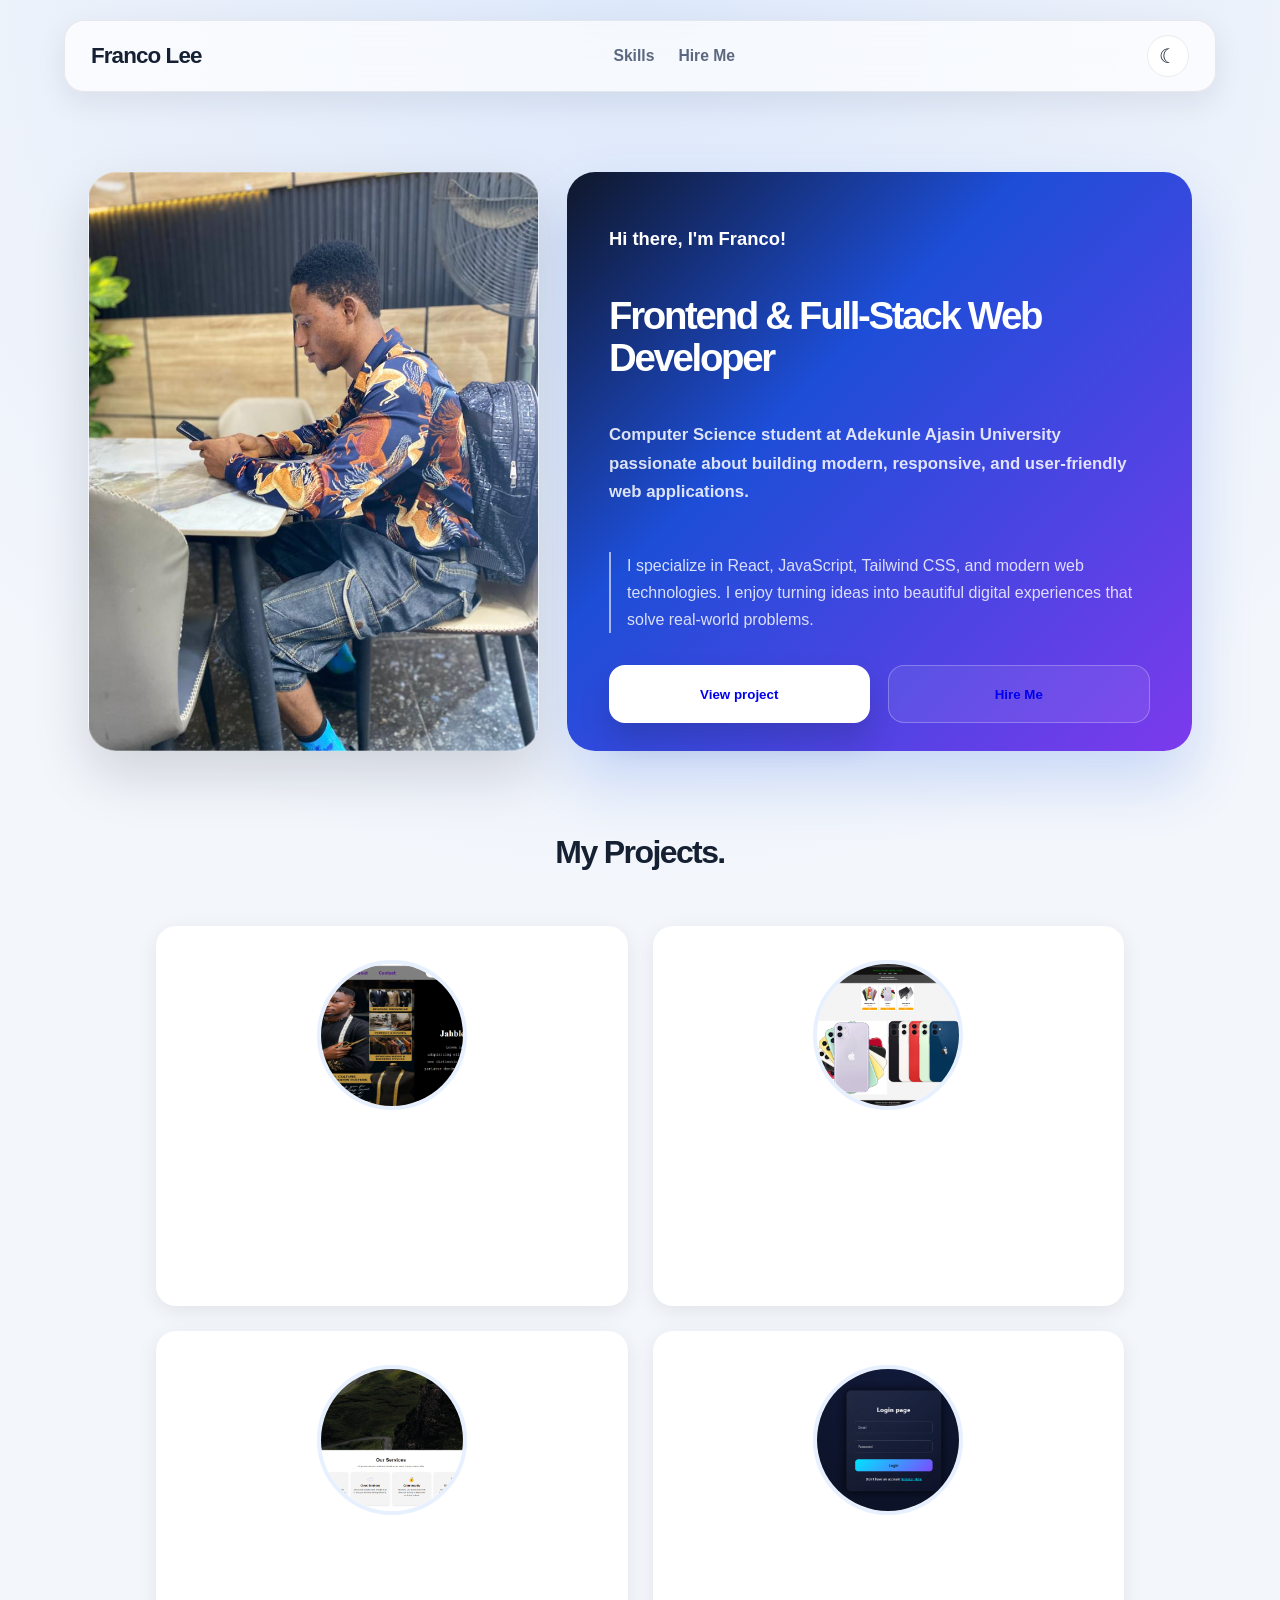
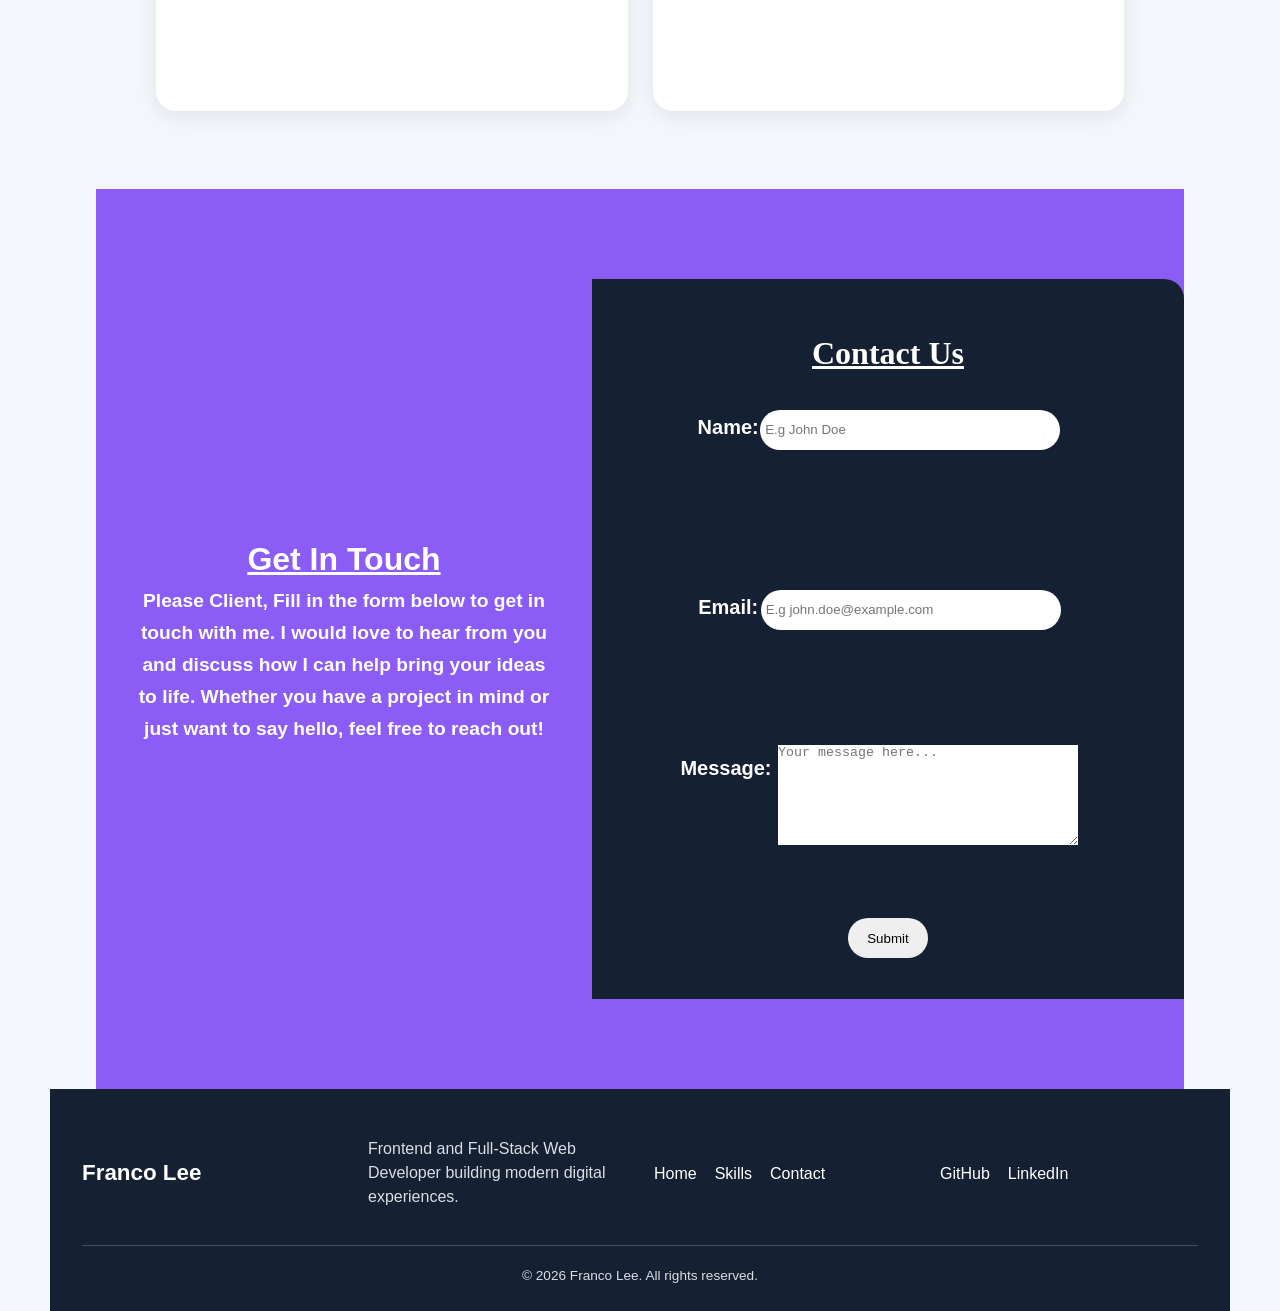
<file: index2.html>
<!doctype html>
<html lang="en">
  <head>
    <meta charset="UTF-8" />
    <meta name="viewport" content="width=device-width, initial-scale=1.0" />
    <title>Franco portfolio</title>
    <link rel="stylesheet" href="./css/style.css" />
  </head>
  <body>
    <header>
      <a href="index.html" class="logo">Franco Lee</a>
      <nav>
        <ul>
          <li><a href="service.html">Skills</a></li>
          <li><a href="contact.html">Hire Me</a></li>
        </ul>
      </nav>
      <button
        class="theme-toggle"
        id="theme-toggle"
        type="button"
        aria-label="Switch to dark theme"
        aria-pressed="false"
      >
        ☾
      </button>
    </header>
    <section>
      <div class="hero reveal">
        <div class="hero-img"></div>
        <div class="hero-box">
          <div class="hero-content">
            <h4>Hi there, I'm Franco!</h4>
            <br />
            <h1>Frontend & Full-Stack Web Developer</h1>
            <br />
            <h3>
              Computer Science student at Adekunle Ajasin University passionate
              about building modern, responsive, and user-friendly web
              applications.
            </h3>
            <br />
            <blockquote>
              I specialize in React, JavaScript, Tailwind CSS, and modern web
              technologies. I enjoy turning ideas into beautiful digital
              experiences that solve real-world problems.
            </blockquote>
          </div>
          <div class="btn">
            <button onclick="location.href = '#projects'" class="btn1">
              <a href="#projects">View project</a>
            </button>
            <button type="submit" class="btn2">
              <a href="contact.html">Hire Me</a>
            </button>
          </div>
        </div>
      </div>
    </section>

    <section id="projects" class="card reveal">
      <h2>My Projects.</h2>
      <div class="card-child">
        <div class="cards"><img src="./assests/img/jab.png" alt="" /></div>
        <div class="cards">
          <img src="./assests/img/project-1.png" alt="" />
        </div>
        <div class="cards">
          <img src="./assests/img/Screenshot 2026-05-06 003840.png" alt="" />
        </div>
        <div class="cards">
          <img src="./assests/img/Screenshot 2026-05-06 004447.png" alt="" />
        </div>
      </div>
    </section>

    <section class="auth reveal">
      <div class="auth-content">
        <div>
          <h1>Get In Touch</h1>
          <p>
           Please Client, Fill in the form below to get in touch with me. I
            would love to hear from you and discuss how I can help bring your
            ideas to life. Whether you have a project in mind or just want to
            say hello, feel free to reach out!
          </p>
        </div>
      </div>
          <form action="" method="POST">
        <h3>Contact Us</h3>
        <div class="wrappar">
          <input type="text" placeholder="E.g John Doe" required />
          <label for="Name">Name:</label>
        </div>
        <div class="wrappar">
          <input type="email" placeholder="E.g john.doe@example.com" required />
          <label for="Email">Email:</label>
        </div>
        <div class="wrappar">
          <textarea
            name="message"
            id="message"
            placeholder="Your message here..."
            required
          ></textarea>
          <label for="textarea" class="message">Message:</label>
        </div>
        <div>
          <button type="submit" onclick="location.href = `/contact.html`">
            Submit
          </button>
        </div>
      </form>
    </section>
    <footer class="site-footer reveal">
      <div class="footer-content">
        <a href="index.html" class="footer-logo">Franco Lee</a>

        <p>
          Frontend and Full-Stack Web Developer building modern digital
          experiences.
        </p>

        <nav class="footer-links" aria-label="Footer navigation">
          <a href="index.html">Home</a>
          <a href="service.html">Skills</a>
          <a href="contact.html">Contact</a>
        </nav>

        <div class="footer-socials">
          <a href="#" aria-label="GitHub">GitHub</a>
          <a href="#" aria-label="LinkedIn">LinkedIn</a>
        </div>
      </div>

      <p class="copyright">&copy; 2026 Franco Lee. All rights reserved.</p>
    </footer>
    <script src="./js/theme-toggle.js" defer></script>
    <script src="./js/scroll-reveal.js" defer></script>
  </body>
</html>
</file>
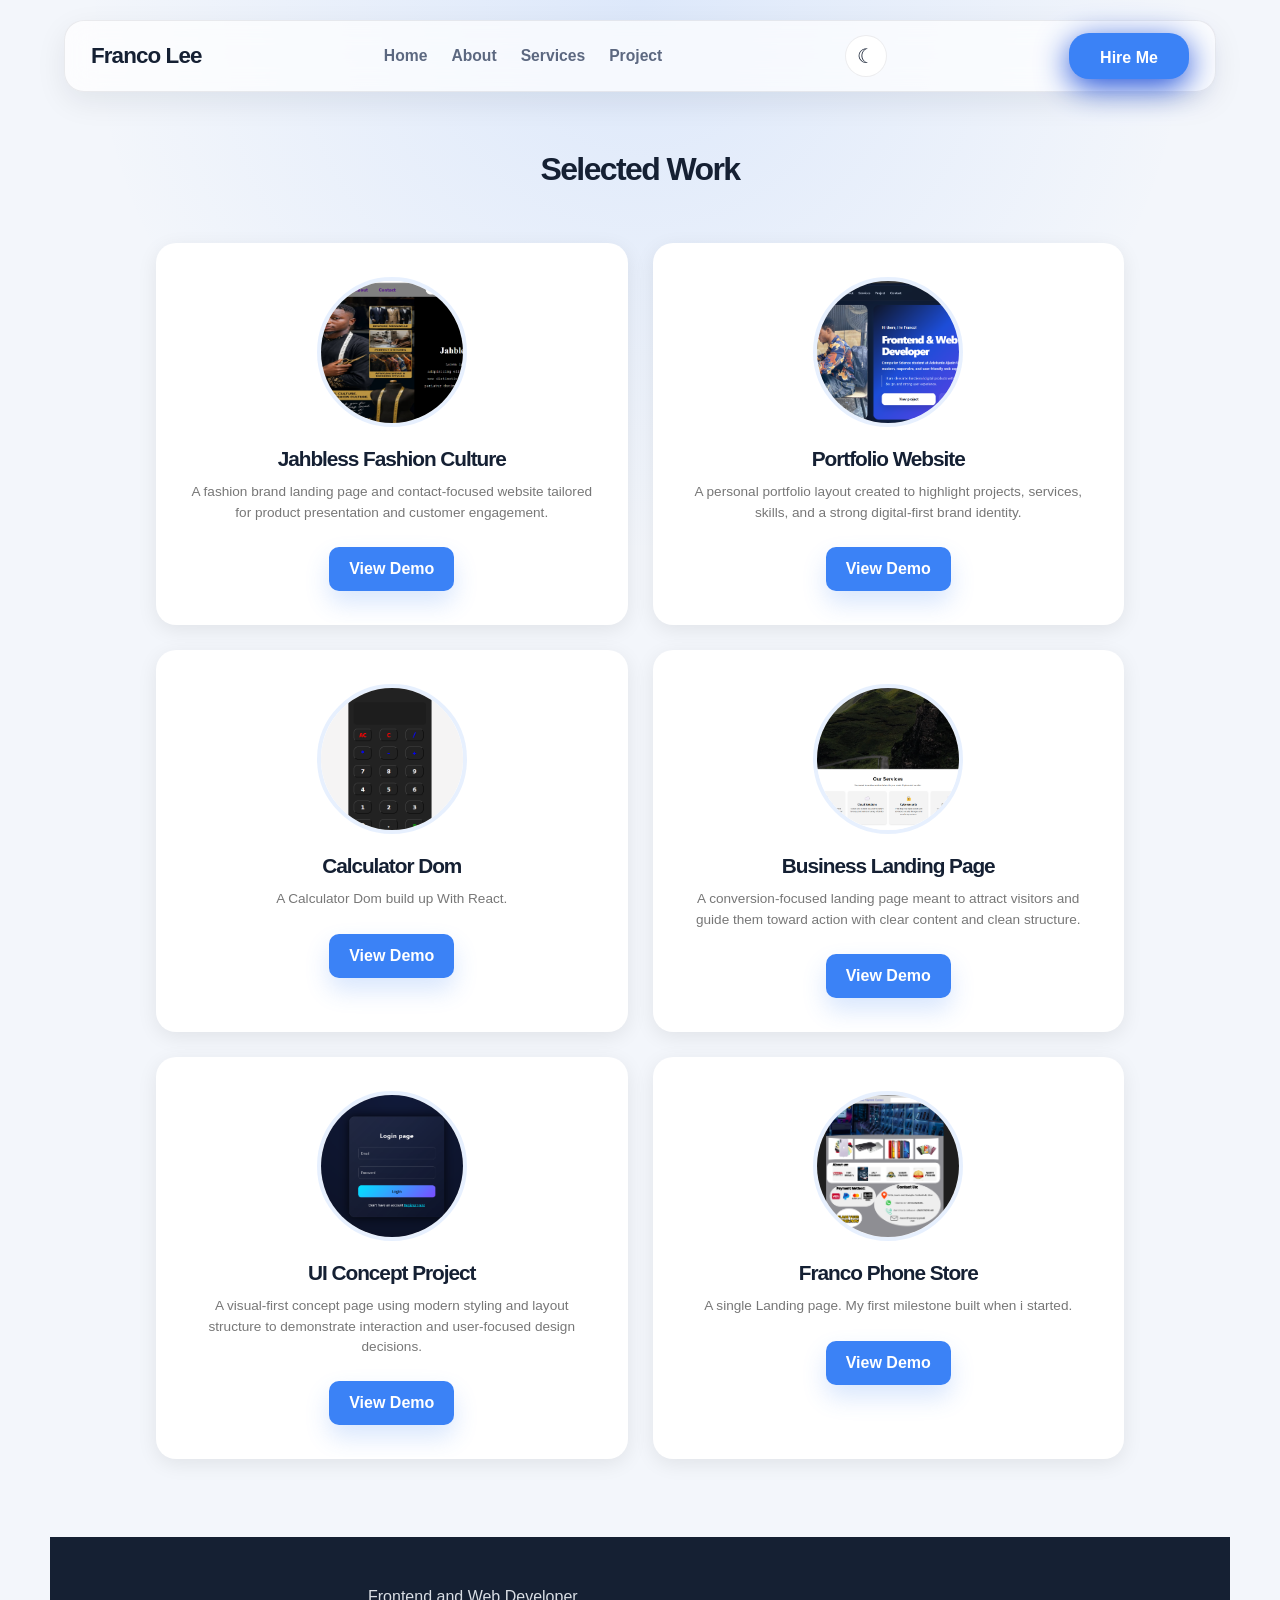
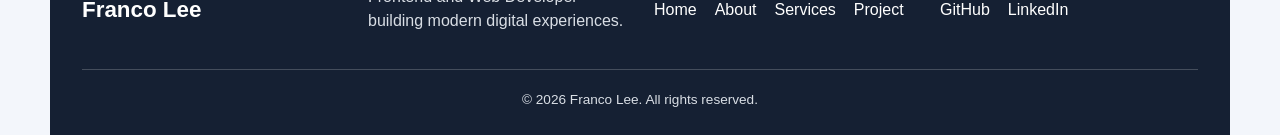
<file: project.html>
<!doctype html>
<html lang="en">
  <head>
    <meta charset="UTF-8" />
    <meta name="viewport" content="width=device-width, initial-scale=1.0" />
    <title>Franco Lee | Projects</title>
    <link rel="stylesheet" href="./css/style.css" />
  </head>

  <body>
    <header>
      <a href="Landing.php" class="logo">Franco Lee</a>
      <nav>
        <ul>
          <li><a href="Landing.php">Home</a></li>
          <li><a href="about.html">About</a></li>
          <li><a href="service.html">Services</a></li>
          <li><a href="project.html">Project</a></li>
        </ul>
      </nav>
      <button
        class="theme-toggle"
        id="theme-toggle"
        type="button"
        aria-label="Switch to dark theme"
        aria-pressed="false"
      >
        ☾
      </button>
      <a href="contact.php" class="btn-1">Hire Me</a>
    </header>

    <section id="projects" class="card reveal">
      <h2>Selected Work</h2>
      <div class="card-child">
        <div class="cards">
          <img
            src="./assests/img/jab.png"
            alt="Jahbless Fashion Culture project"
          />
          <div class="cards-child">
            <h2>Jahbless Fashion Culture</h2>
            <small>
              A fashion brand landing page and contact-focused website tailored
              for product presentation and customer engagement.
            </small>
            <div class="cards-child-2">
              <a
                href="https://github.com/"
                target="_blank"
                rel="noopener noreferrer"
                >View Demo</a
              >
            </div>
          </div>
        </div>

        <div class="cards">
          <img src="./assests/img/portfolio 2.png" alt="Portfolio project" />
          <div class="cards-child">
            <h2>Portfolio Website</h2>
            <small>
              A personal portfolio layout created to highlight projects,
              services, skills, and a strong digital-first brand identity.
            </small>
            <div class="cards-child-2">
              <a
                href="https://github.com/"
                target="_blank"
                rel="noopener noreferrer"
                >View Demo</a
              >
            </div>
          </div>
        </div>
        <div class="cards">
          <img src="./assests/img/Calculator.png" alt="Portfolio project" />
          <div class="cards-child">
            <h2>Calculator Dom</h2>
            <small> A Calculator Dom build up With React. </small>
            <div class="cards-child-2">
              <a
                href="https://github.com/"
                target="_blank"
                rel="noopener noreferrer"
                >View Demo</a
              >
            </div>
          </div>
        </div>

        <div class="cards">
          <img
            src="./assests/img/Screenshot 2026-05-06 003840.png"
            alt="Business website"
          />
          <div class="cards-child">
            <h2>Business Landing Page</h2>
            <small>
              A conversion-focused landing page meant to attract visitors and
              guide them toward action with clear content and clean structure.
            </small>
            <div class="cards-child-2">
              <a
                href="https://github.com/"
                target="_blank"
                rel="noopener noreferrer"
                >View Demo</a
              >
            </div>
          </div>
        </div>

        <div class="cards">
          <img
            src="./assests/img/Screenshot 2026-05-06 004447.png"
            alt="UI concept"
          />
          <div class="cards-child">
            <h2>UI Concept Project</h2>
            <small>
              A visual-first concept page using modern styling and layout
              structure to demonstrate interaction and user-focused design
              decisions.
            </small>
            <div class="cards-child-2">
              <a
                href="https://github.com/"
                target="_blank"
                rel="noopener noreferrer"
                >View Demo</a
              >
            </div>
          </div>
        </div>
        <div class="cards">
          <img src="./assests/img/Figma.png" alt="UI concept" />
          <div class="cards-child">
            <h2>Franco Phone Store</h2>
            <small>
              A single Landing page. My first milestone built when i started.
            </small>
            <div class="cards-child-2">
              <a
                href="https://github.com/"
                target="_blank"
                rel="noopener noreferrer"
                >View Demo</a
              >
            </div>
          </div>
        </div>
      </div>
    </section>

    <footer class="site-footer reveal">
      <div class="footer-content">
        <a href="Landing.php" class="footer-logo">Franco Lee</a>
        <p>Frontend and Web Developer building modern digital experiences.</p>

        <nav class="footer-links" aria-label="Footer navigation">
          <a href="Landing.php">Home</a>
          <a href="about.html">About</a>
          <a href="service.html">Services</a>
          <a href="project.html">Project</a>
        </nav>

        <div class="footer-socials">
          <a
            href="https://github.com/"
            target="_blank"
            rel="noopener noreferrer"
            >GitHub</a
          >
          <a
            href="https://www.linkedin.com/"
            target="_blank"
            rel="noopener noreferrer"
            >LinkedIn</a
          >
        </div>
      </div>

      <p class="copyright">&copy; 2026 Franco Lee. All rights reserved.</p>
    </footer>
    <script src="./js/theme-toggle.js" defer></script>
    <script src="./js/scroll-reveal.js" defer></script>
  </body>
</html>
</file>
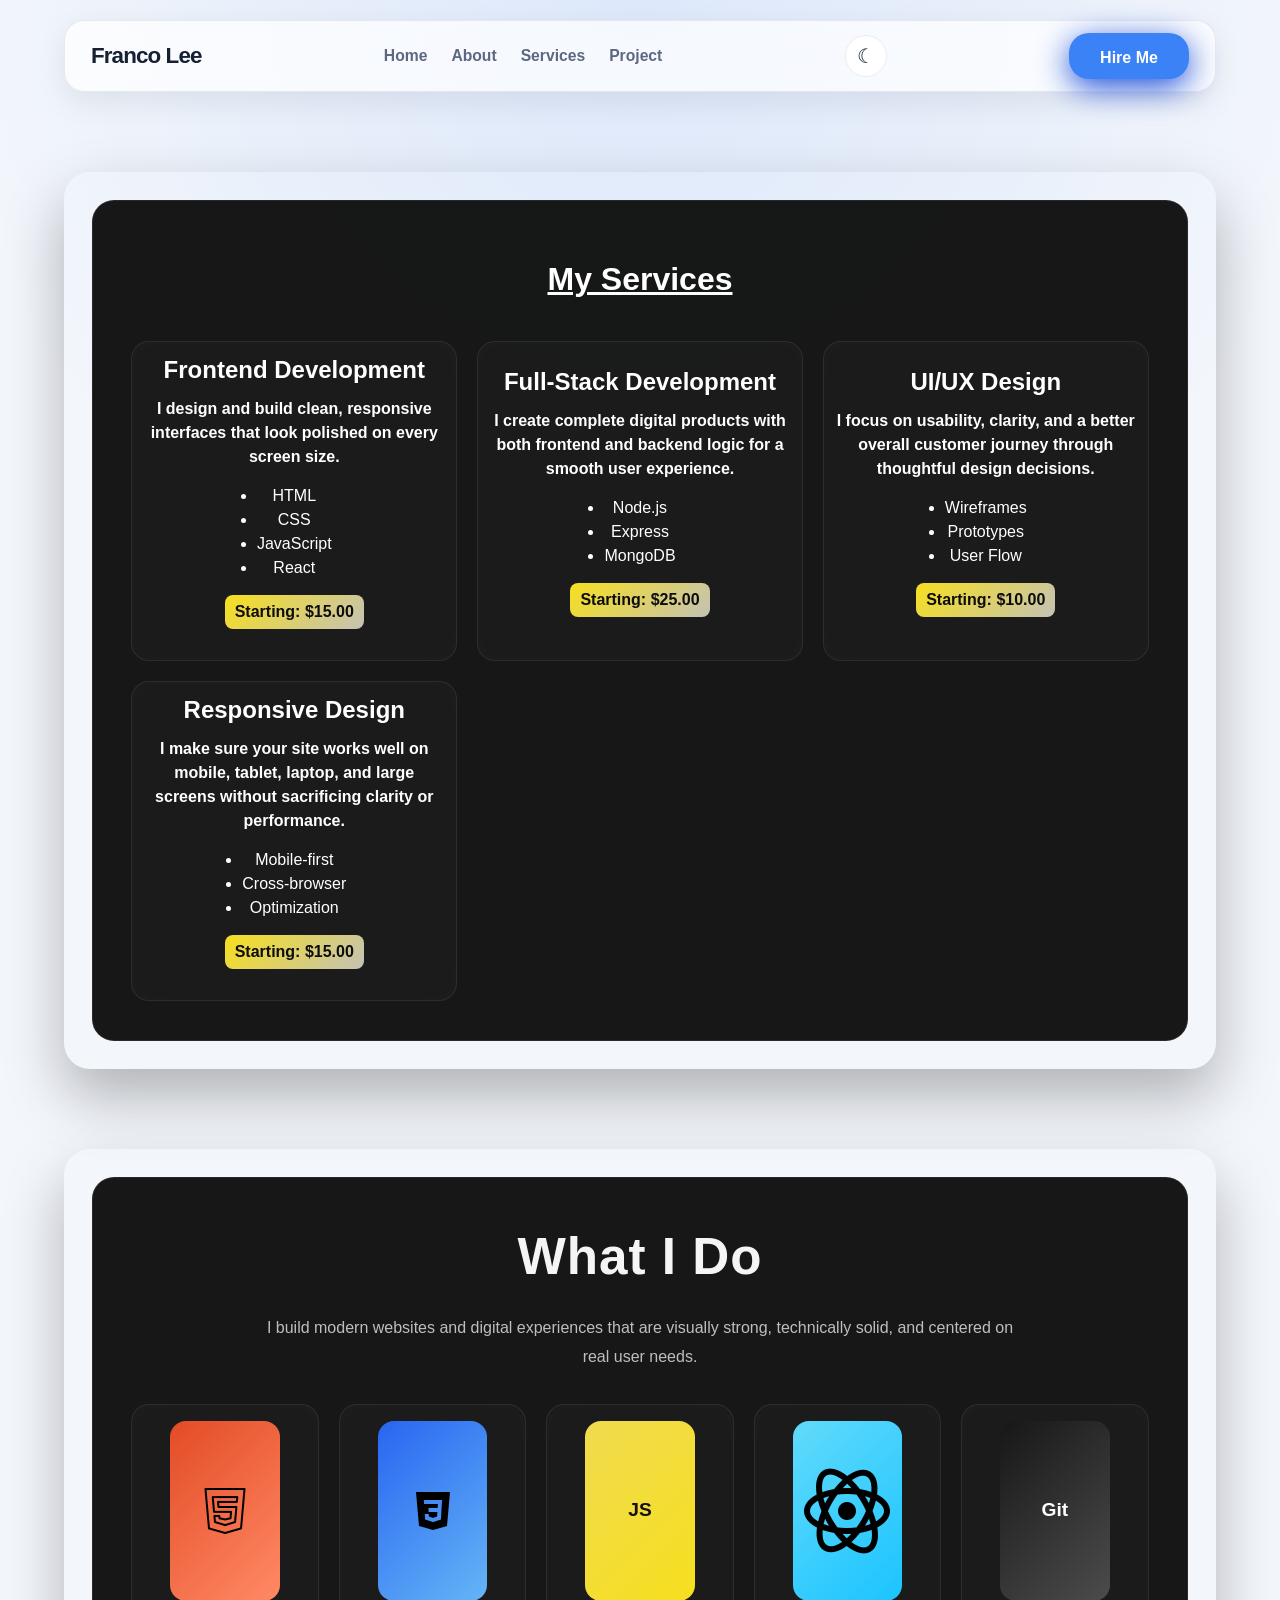
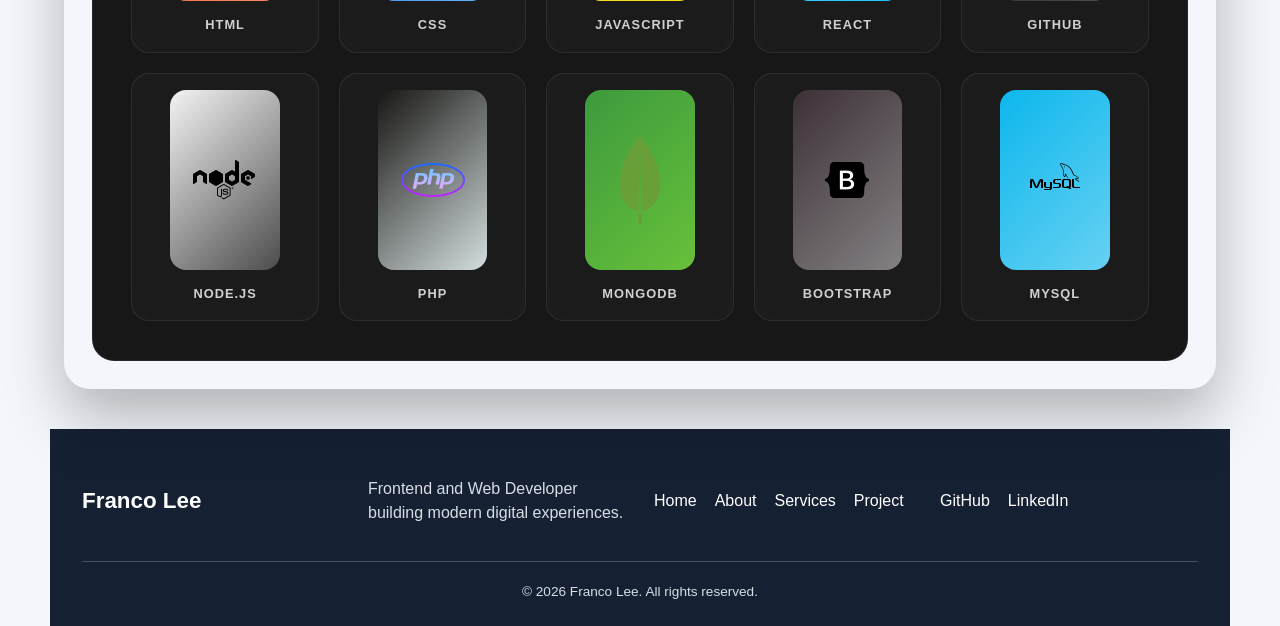
<file: service.html>
<!doctype html>
<html lang="en">
  <head>
    <meta charset="UTF-8" />
    <meta name="viewport" content="width=device-width, initial-scale=1.0" />
    <title>Franco Lee | Services</title>
    <link rel="stylesheet" href="./css/style.css" />
  </head>

  <body>
    <header>
      <a href="Landing.php" class="logo">Franco Lee</a>
      <nav>
        <ul>
          <li><a href="Landing.php">Home</a></li>
          <li><a href="about.html">About</a></li>
          <li><a href="service.html">Services</a></li>
          <li><a href="project.html">Project</a></li>
        </ul>
      </nav>
      <button
        class="theme-toggle"
        id="theme-toggle"
        type="button"
        aria-label="Switch to dark theme"
        aria-pressed="false"
      >
        ☾
      </button>
      <a href="contact.php" class="btn-1">Hire Me</a>
    </header>

    <section class="services reveal">
      <div class="service-container">
        <h2 class="ser">My Services</h2>

        <div class="service">
          <div class="service-card">
            <h3>Frontend Development</h3>
            <p>
              I design and build clean, responsive interfaces that look polished
              on every screen size.
            </p>
            <ul>
              <li>HTML</li>
              <li>CSS</li>
              <li>JavaScript</li>
              <li>React</li>
            </ul>
            <div class="amount">
              <a href="contact.php">Starting: $15.00</a>
            </div>
          </div>

          <div class="service-card">
            <h3>Full-Stack Development</h3>
            <p>
              I create complete digital products with both frontend and backend
              logic for a smooth user experience.
            </p>
            <ul>
              <li>Node.js</li>
              <li>Express</li>
              <li>MongoDB</li>
            </ul>
            <div class="amount">
              <a href="contact.php">Starting: $25.00</a>
            </div>
          </div>

          <div class="service-card">
            <h3>UI/UX Design</h3>
            <p>
              I focus on usability, clarity, and a better overall customer
              journey through thoughtful design decisions.
            </p>
            <ul>
              <li>Wireframes</li>
              <li>Prototypes</li>
              <li>User Flow</li>
            </ul>
            <div class="amount">
              <a href="contact.php">Starting: $10.00</a>
            </div>
          </div>

          <div class="service-card">
            <h3>Responsive Design</h3>
            <p>
              I make sure your site works well on mobile, tablet, laptop, and
              large screens without sacrificing clarity or performance.
            </p>
            <ul>
              <li>Mobile-first</li>
              <li>Cross-browser</li>
              <li>Optimization</li>
            </ul>
            <div class="amount">
              <a href="contact.php">Starting: $15.00</a>
            </div>
          </div>
        </div>
      </div>
    </section>

    <section class="skills-showcase reveal">
      <div class="skills-panel">
        <div class="skills-header">
          <h2>What I Do</h2>
          <p>
            I build modern websites and digital experiences that are visually
            strong, technically solid, and centered on real user needs.
          </p>
        </div>

        <div class="skills-grid">
          <article class="skill-card">
            <div class="skill-icon html-icon">
              <img src="assests/img/icons8-html-50.png" alt="HTML" />
            </div>
            <span>HTML</span>
          </article>
          <article class="skill-card">
            <div class="skill-icon css-icon">
              <img src="assests/img/icons8-css-50.png" alt="CSS" />
            </div>
            <span>CSS</span>
          </article>
          <article class="skill-card">
            <div class="skill-icon js-icon">JS</div>
            <span>JavaScript</span>
          </article>
          <article class="skill-card">
            <div class="skill-icon react-icon">
              <img src="assests/img/icons8-react-96.png" alt="React" />
            </div>
            <span>React</span>
          </article>
          <article class="skill-card">
            <div class="skill-icon github-icon">Git</div>
            <span>GitHub</span>
          </article>
          <article class="skill-card">
            <div class="skill-icon node-icon">
              <img src="assests/img/icons8-nodejs-64.png" alt="Node.js" />
            </div>
            <span>Node.js</span>
          </article>
          <article class="skill-card">
            <div class="skill-icon php-icon">
              <img src="assests/img/icons8-php-64.png" alt="PHP" />
            </div>
            <span>PHP</span>
          </article>
          <article class="skill-card">
            <div class="skill-icon mongo-icon">
              <img src="assests/img/icons8-mongo-db-96.png" alt="MongoDB" />
            </div>
            <span>MongoDB</span>
          </article>
          <article class="skill-card">
            <div class="skill-icon bootstrap-icon">
              <img src="assests/img/icons8-bootstrap-50.png" alt="Bootstrap" />
            </div>
            <span>Bootstrap</span>
          </article>
          <article class="skill-card">
            <div class="skill-icon mysql-icon">
              <img src="assests/img/icons8-mysql-logo-50.png" alt="MySQL" />
            </div>
            <span>MySQL</span>
          </article>
        </div>
      </div>
    </section>

    <footer class="site-footer reveal">
      <div class="footer-content">
        <a href="Landing.php" class="footer-logo">Franco Lee</a>
        <p>Frontend and Web Developer building modern digital experiences.</p>

        <nav class="footer-links" aria-label="Footer navigation">
          <a href="Landing.php">Home</a>
          <a href="about.html">About</a>
          <a href="service.html">Services</a>
          <a href="project.html">Project</a>
        </nav>

        <div class="footer-socials">
          <a
            href="https://github.com/"
            target="_blank"
            rel="noopener noreferrer"
            >GitHub</a
          >
          <a
            href="https://www.linkedin.com/"
            target="_blank"
            rel="noopener noreferrer"
            >LinkedIn</a
          >
        </div>
      </div>

      <p class="copyright">&copy; 2026 Franco Lee. All rights reserved.</p>
    </footer>
    <script src="./js/theme-toggle.js" defer></script>
    <script src="./js/scroll-reveal.js" defer></script>
  </body>
</html>
</file>
<file: css/style.css>
:root {
  --background: #f3f6fb;
  --background-strong: #0d1424;
  --surface: #ffffff;
  --surface-soft: #eef4ff;
  --text: #152033;
  --text-soft: #5c6880;
  --primary: #3b82f6;
  --primary-dark: #1d4ed8;
  --accent: #8b5cf6;
  --accent-soft: #dbeafe;
  --border: rgba(17, 24, 39, 0.08);
  --shadow: rgba(15, 23, 42, 0.14);
}
:root[data-theme="dark"] {
  --background: #0b1220;
  --background-strong: #111827;
  --surface: #121c2d;
  --surface-soft: #1a2940;
  --text: #edf3ff;
  --text-soft: #b5c0d1;
  --primary: #60a5fa;
  --primary-dark: #2563eb;
  --accent: #a78bfa;
  --accent-soft: rgba(96, 165, 250, 0.12);
  --border: rgba(148, 163, 184, 0.18);
  --shadow: rgba(2, 6, 23, 0.45);
}

* {
  box-sizing: border-box;
  border: 0 solid;
  margin: 0;
  padding: 0;
}
html {
  scroll-behavior: smooth;
}
body {
  background: radial-gradient(circle at top, rgba(59, 130, 246, 0.12), transparent 30%), var(--background);
  color: var(--text);
  min-height: 100vh;
  transition: background-color 250ms ease, color 250ms ease;
  font-family: "Segoe UI", sans-serif;
  line-height: 1.6;
}

img {
  max-width: 100%;
  display: block;
}

a {
  text-decoration: none;
}

header {
  display: flex;
  flex: auto;
  justify-content: space-between;
  align-items: center;
  padding: 0 26px;
  margin: 20px auto 0;
  width: min(1160px, 90%);
  height: 72px;
  background: rgba(255, 255, 255, 0.7);
  border: 1px solid var(--border);
  border-radius: 20px;
  position: sticky;
  top: 12px;
  z-index: 1000;
  box-shadow: 0 10px 30px rgba(15, 23, 42, 0.08);
  backdrop-filter: blur(14px);
}

:root[data-theme="dark"] header {
  background: rgba(18, 28, 45, 0.75);
}

.logo {
  font-size: 1.4rem;
  font-weight: 900;
  color: var(--text);
  letter-spacing: -0.04em;
}

nav ul {
  display: flex;
  justify-content: center;
  align-items: center;
  gap: 1.5rem;
  list-style: none;
}

nav ul li a {
  color: var(--text-soft);
  font-size: 0.98rem;
  font-weight: 600;
  transition: color 0.25s ease;
}

nav ul li a:hover {
  color: var(--primary);
}
.header-button{
    display: flex;
    justify-content: space-between;
    gap: 1.2rem;
    text-align: center;
}
.theme-toggle {
  display: grid;
  place-items: center;
  width: 42px;
  height: 42px;
  border: 1px solid var(--border);
  border-radius: 50%;
  background: var(--surface);
  color: var(--text);
  cursor: pointer;
  font-size: 1.25rem;
  transition: transform 0.25s ease, background 0.25s ease;
}

.theme-toggle:hover {
  transform: translateY(-1px);
  background: var(--primary);
  color: #fff;
}

.btn-1 {
  text-align: center;
  align-items: center;
  justify-content: center;
  min-width: 120px;
  height: 46px;
  padding: 0 1.25rem;
  border-radius: 999px;
  background: linear-gradient(135deg, var(--primary), var(--accent));
  color: #fff;
  font-weight: 700;
  box-shadow: 0 18px 35px rgba(59, 130, 246, 0.25);
}
/* HERO STYLING */
.hero {
  width: min(1160px, 90%);
  margin: 56px auto 0;
  padding: 24px;
  display: flex;
  justify-content: space-between;
  align-items: stretch;
  gap: 28px;
  border-radius: 32px;
}

.hero-img {
  width: 42%;
  min-height: 560px;
  background: url(../assests/img/frank.jpeg) center/cover no-repeat;
  border-radius: 28px;
  box-shadow: 0 24px 55px rgba(15, 23, 42, 0.15);
  border: 1px solid rgba(255, 255, 255, 0.25);
}

.hero-box {
  width: 58%;
  min-height: 560px;
  border-radius: 28px;
  background: linear-gradient(135deg, #0f172a 0%, #1d4ed8 38%, #7c3aed 100%);
  padding: 52px 42px 28px;
  display: flex;
  flex-direction: column;
  justify-content: center;
  box-shadow: 0 30px 60px rgba(37, 99, 235, 0.2);
}

.eyebrow {
  display: inline-block;
  padding: 0.5rem 0.9rem;
  border-radius: 999px;
  background: rgba(255, 255, 255, 0.12);
  border: 1px solid rgba(255, 255, 255, 0.18);
  color: rgba(255, 255, 255, 0.9);
  font-size: 0.75rem;
  font-weight: 700;
  letter-spacing: 0.12em;
  text-transform: uppercase;
  margin-bottom: 1rem;
}

.hero-content {
  color: #fff;
}

.hero-content h4 {
  font-size: 1.15rem;
  font-weight: 600;
  margin-bottom: 1rem;
}

.hero-content h1 {
  font-size: clamp(2.15rem, 3vw, 4rem);
  line-height: 1.08;
  letter-spacing: -0.06em;
  font-weight: 800;
  margin-bottom: 1.1rem;
}

.hero-content h3 {
  max-width: 650px;
  font-size: 1.05rem;
  color: rgba(255, 255, 255, 0.85);
  line-height: 1.7;
  margin-bottom: 1.2rem;
}

.hero-content blockquote {
  font-size: 1rem;
  color: rgba(255, 255, 255, 0.82);
  line-height: 1.7;
  border-left: 2px solid rgba(255, 255, 255, 0.6);
  padding-left: 1rem;
  max-width: 620px;
}

.btn {
  width: 100%;
  display: flex;
  gap: 18px;
  margin-top: 2rem;
}

.btn1,
.btn2 {
  flex: 1;
  display: inline-flex;
  align-items: center;
  justify-content: center;
  min-height: 58px;
  border-radius: 16px;
  font-weight: 700;
  transition: transform 0.25s ease, box-shadow 0.25s ease;
}

.btn1 {
  background: #fff;
  color: #0f172a;
  box-shadow: 0 18px 30px rgba(15, 23, 42, 0.18);
}

.btn2 {
  background: rgba(255, 255, 255, 0.08);
  border: 1px solid rgba(255, 255, 255, 0.26);
  color: #fff;
}

.btn1:hover,
.btn2:hover,
.btn-1:hover,
.cards-child-2 a:hover {
  transform: translateY(-2px);
}

.brand-section {
  width: min(1160px, 90%);
  margin: 80px auto 0;
  padding: 28px 0 0;
}

.section-heading {
  text-align: center;
  margin-bottom: 28px;
}

.section-tag {
  display: inline-block;
  margin-bottom: 0.7rem;
  color: var(--primary);
  font-size: 0.75rem;
  letter-spacing: 0.14em;
  text-transform: uppercase;
  font-weight: 800;
}

.section-heading h2 {
  font-size: clamp(2rem, 3vw, 3rem);
  letter-spacing: -0.05em;
}

.brand-grid {
  display: grid;
  grid-template-columns: repeat(3, minmax(0, 1fr));
  gap: 22px;
}

.brand-card {
  background: linear-gradient(180deg, rgba(255,255,255,0.72), rgba(255,255,255,0.94));
  border: 1px solid var(--border);
  border-radius: 24px;
  padding: 28px 22px;
  box-shadow: 0 16px 35px rgba(15, 23, 42, 0.05);
}

:root[data-theme="dark"] .brand-card {
  background: linear-gradient(180deg, rgba(18, 28, 45, 0.82), rgba(18, 28, 45, 1));
}

.brand-icon {
  display: inline-flex;
  align-items: center;
  justify-content: center;
  width: 52px;
  height: 52px;
  border-radius: 14px;
  background: linear-gradient(135deg, var(--accent-soft), rgba(59,130,246,0.08));
  color: var(--primary-dark);
  font-size: 0.9rem;
  font-weight: 800;
  margin-bottom: 1rem;
}

.brand-card h3 {
  margin-bottom: 0.7rem;
  font-size: 1.3rem;
}

.brand-card p {
  color: var(--text-soft);
  line-height: 1.7;
}

.brand-metrics {
  display: grid;
  grid-template-columns: repeat(3, minmax(0, 1fr));
  gap: 18px;
  margin-top: 24px;
}

.metric-box {
  background: var(--surface-soft);
  border: 1px solid var(--border);
  border-radius: 20px;
  padding: 24px 20px;
  text-align: center;
}

.metric-box strong {
  display: block;
  font-size: clamp(1.8rem, 2vw, 2.5rem);
  margin-bottom: 0.2rem;
  letter-spacing: -0.06em;
}

.metric-box span {
  color: var(--text-soft);
  font-weight: 600;
}

.card {
  width: min(1160px, 90%);
  min-height: auto;
  margin: 80px auto 30px;
  padding: 2rem 0;
}

.card h2 {
  text-align: center;
  margin-bottom: 2rem;
  font-size: clamp(2rem, 3vw, 2.7rem);
  letter-spacing: -0.05em;
}

.card-child {
  display: grid;
  grid-template-columns: repeat(2, minmax(0, 1fr));
  gap: 25px;
  width: 100%;
  margin: 0 auto;
  padding: 1rem 0;
}

.cards {
  position: relative;
  background: var(--surface);
  width: 100%;
  min-height: 380px;
  border-radius: 24px;
  border: 1px solid var(--border);
  box-shadow: 0 16px 32px rgba(15, 23, 42, 0.06);
  text-align: center;
  padding: 2rem;
  overflow: hidden;
  transition: transform 0.3s ease, box-shadow 0.3s ease;
}

.cards:hover {
  transform: translateY(-6px);
  box-shadow: 0 20px 40px rgba(15, 23, 42, 0.12);
}

.cards img {
  width: 150px;
  height: 150px;
  object-fit: cover;
  border-radius: 50%;
  margin: 0 auto 1rem;
  border: 4px solid rgba(59, 130, 246, 0.12);
}

.cards-child {
  display: flex;
  flex-direction: column;
  justify-content: center;
  align-items: center;
  text-align: center;
  line-height: 1.6;
}

.cards-child h2 {
  font-size: 1.25rem;
  margin: 0 0 0.6rem;
}

.cards-child small {
  font-size: 0.9rem;
  color: var(--text-soft);
}

.cards-child-2 {
  margin-top: 1.5rem;
}

.cards-child-2 a {
  display: inline-block;
  padding: 12px 20px;
  border-radius: 12px;
  background: linear-gradient(135deg, var(--primary), var(--accent));
  color: #fff;
  font-weight: 700;
  box-shadow: 0 12px 24px rgba(59,130,246,0.2);
}

@media (max-width: 768px) {
  body {
    min-height: 100vh;
  }

  /* header {
    width: min(94%, 800px);
    padding: 1rem 1rem 1.1rem;
    gap: 0.8rem;
    flex-wrap:wrap;
    height: 100%;
  } */



  nav ul {
    
    gap: 0.7rem 1rem;
  }

  .hero {
    flex-direction: column;
    width: min(94%, 800px);
  }

  .hero-img,
  .hero-box {
    width: 100%;
    min-height: 320px;
  }

  .hero-box {
    padding: 32px 24px;
  }

  .btn {
    flex-direction: row;
  }

  .brand-grid,
  .brand-metrics,
  .card-child {
    grid-template-columns: 1fr;
  }

  .brand-card{
    text-align: center;
  }
}


/* .card{
   width: 100%; 
   height: 100vh;
   margin: 0 auto;
   margin-top: 20px;
   margin-bottom: 30px;
  
}
.card h2{
    text-align: center;
    margin-bottom: 12px;
}
.card-child{
    display: grid;
    grid-template-columns: repeat(2, 1fr);
    gap: 30px;
    height: 90%;
    width: 80%;
    margin: 0 auto;
    padding: 0.6rem 0.5rem ;
   
    

}
.cards{
 background: var(--surface);
 overflow: hidden;
 width: 100%;
 height: 40vh;
 border: 2px solid transparent;
 border-radius: 20px;
 box-shadow: 0 4px 20px rgba(0,0,0,.1);
 text-align: center;
 padding: 2.5rem 2rem;
 line-height: 2.5rem;
  transition: transform 0.25s ease, border-color 0.25s ease;
}

 .cards:hover{
   transform: translateY(-8px);
  border-color: rgba(245, 210, 13, 0.8);
  box-shadow: 0 10px 30px rgba(0, 0, 0, 0.2);
 }
.cards img{
 height: 20vh;
 border-radius: 5%;
 position: relative;
 bottom: 15%;
}
.cards-child{
    display: grid;
    justify-content: center;
    align-items: center;
    align-content: center;
    text-align: center;
    line-height: 0.5rem;
    margin-top: -6%;

}
.cards-child h2{
    font-size: 1rem;
}
.card-child small{
    font-size: 0.6rem;
    margin-top: -7px;
}
.cards-child-2{
    margin-top: 23px;
    z-index: 999;
}
.cards-child-2 a{
    padding: 12px;
    border-radius: 10%;
    background: var(--primary);
    color: var(--accent);
    color: #ffffff;
    text-decoration: none
    ; 
     z-index: 999;
    transition: 0.3s ease all;
}

.cards-child-2 a:hover{
    background: var(--accent);
} */
 .card {
  width: 100%;
  min-height: 100vh;
  margin: 20px auto 30px;
  padding: 2rem 0;
}

.card h2 {
  text-align: center;
  margin-bottom: 2rem;
  font-size: 2rem;
  color: var(--text);
}

.card-child {
  display: grid;
  grid-template-columns: repeat(2, 1fr);
  gap: 25px;
  width: 80%;
  max-width: 1000px;
  margin: 0 auto;
  padding: 1rem;
}

/* CARD */
.cards {
  position: relative;
  background: var(--surface);
  width: 100%;
  min-height: 380px;
  border-radius: 20px;
  border: 2px solid transparent;
  box-shadow: 0 5px 20px rgba(0, 0, 0, 0.08);

  text-align: center;
  padding: 2rem;

  overflow: hidden;

  transition:
    transform 0.3s ease,
    box-shadow 0.3s ease,
    border-color 0.3s ease;
}

/* Hover */
.cards:hover {
  transform: translateY(-8px);
  border-color: rgba(245, 210, 13, 0.7);
  box-shadow: 0 15px 35px rgba(0, 0, 0, 0.15);
}

/* Image */
.cards img {
  width: 150px;
  height: 150px;
  object-fit: cover;
  border-radius: 50%;

  margin-bottom: 1rem;

  transition: transform 0.3s ease;
}

.cards:hover img {
  transform: scale(1.05);
}

/* Text section */
.cards-child {
  display: flex;
  flex-direction: column;
  justify-content: center;
  align-items: center;

  text-align: center;
  line-height: 1.5;
}

.cards-child h2 {
  font-size: 1.3rem;
  margin: 0 0 0.5rem;
}

.cards-child small {
  font-size: 0.85rem;
  color: #777;
}

/* Button section */
.cards-child-2 {
  margin-top: 1.5rem;
}

.cards-child-2 a {
  display: inline-block;

  padding: 10px 20px;
  border-radius: 10px;

  background: var(--primary);
  color: #fff;

  text-decoration: none;

  transition:
    background 0.3s ease,
    transform 0.3s ease,
    box-shadow 0.3s ease;
}

.cards-child-2 a:hover {
  background: var(--accent);
  transform: translateY(-2px);
  box-shadow: 0 5px 15px rgba(0, 0, 0, 0.15);
}

@media (max-width:768px) {
    .card{
   width: 100%; 
   height: 700px;
}  
.card-child{
     grid-template-columns: 1fr; 
    height: auto; 

}
.cards{
    padding: 2rem 1.5rem;
}
.cards-child{
    line-height: 1;
}


/* for contact */

   .auth{
   flex-direction: column;
   height: 40vh;
   margin-bottom: 20px;
   margin-top: 20px;
   
}
.auth-content{
    margin: 50px auto; 
}

.auth form{
    width: 120%;
}

}
  

/* Skill at Service */

.skills-showcase {
    width: min(1200px, 90%);
    margin: 80px auto 0;
    padding: 28px;
    position: relative;
    /* background: linear-gradient(
        135deg,
        transparent 0 20%,
        #f5d20d 20% 34%,
        transparent 34% 50%,
        #111111 50% 100%
    ); */
    border-radius: 26px;
    overflow: hidden;
    box-shadow: 0 28px 60px rgba(0, 0, 0, 0.28);
    margin-bottom: 40px;
}


.skills-panel {
    position: relative;
    z-index: 1;
    background: rgba(14, 14, 14, 0.96);
    border-radius: 22px;
    padding: clamp(1.5rem, 3vw, 3rem);
    border: 1px solid rgba(255, 255, 255, 0.08);
}

.skills-header {
    text-align: center;
    margin-bottom: 2rem;
}

.skills-header h2 {
    color: #f5f5f5;
    font-size: clamp(2rem, 4vw, 4rem);
    font-weight: 800;
    letter-spacing: 0.02em;
    margin-bottom: 1rem;
}

.skills-header p {
    max-width: 760px;
    margin: 0 auto;
    color: rgba(255, 255, 255, 0.72);
    line-height: 1.8;
    font-size: 1rem;
}

.skills-grid {
    display: grid;
    grid-template-columns: repeat(5, minmax(140px, 1fr));
    gap: 1.25rem;
    justify-content: center;
}

.skill-card {
    min-height: 166px;
    background: rgba(255, 255, 255, 0.02);
    border: 1px solid rgba(255, 255, 255, 0.08);
    border-radius: 18px;
    display: flex;
    flex-direction: column;
    align-items: center;
    justify-content: center;
    padding: 1rem 0.75rem;
    text-align: center;
    box-shadow: inset 0 0 20px rgba(255, 255, 255, 0.02);
    transition: transform 0.25s ease, border-color 0.25s ease;
}

.skill-card:hover {
    transform: translateY(-4px);
    border-color: rgba(245, 210, 13, 0.6);
}

.skill-icon {
    width: 68%;
    height: 20vh;
    border-radius: 16px;
    display: flex;
    align-items: center;
    justify-content: center;
    margin-bottom: 0.9rem;
    font-weight: 800;
    font-size: 1.2rem;
    color: #ffffff;
    background: rgba(255, 255, 255, 0.03);
}

.skill-card span {
    color: rgba(255, 255, 255, 0.8);
    font-size: 0.8rem;
    letter-spacing: 0.08em;
    text-transform: uppercase;
    font-weight: 700;   
}

.html-icon {
    background: linear-gradient(135deg, #e34c26, #ff8a65);
}

.css-icon {
    background: linear-gradient(135deg, #2965f1, #64b5f6);
}

.bootstrap-icon {
    background: linear-gradient(135deg, #9a6c8342, #848183);
}

.js-icon {
    background: linear-gradient(135deg, #f0db4f, #f7df1e);
    color: #111111;
}

.react-icon {
    background: linear-gradient(135deg, #61dafb, #1bc4ff);
    color: #112233;
}

.github-icon {
    background: linear-gradient(135deg, #171717, #4c4c4c);
}

.node-icon {
    background: linear-gradient(135deg, #f5f4f4, #4c4c4c);
   
}

.php-icon {
    background: linear-gradient(135deg, #171613, #d3dede);
    color: #1a1a1a;
}

.mongo-icon {
    background: linear-gradient(135deg, #3d9a3d, #67c13a);
    
}


.mysql-icon {
    background: linear-gradient(135deg, #0db7ed, #66d1f2);
}

/* Services */
.services{
    width: min(1200px, 90%);
    margin: 80px auto 0;
    padding: 28px;
    position: relative;
    /* background: linear-gradient(
        135deg,
        transparent 0 20%,
        #f5d20d 20% 34%,
        transparent 34% 50%,
        #111111 50% 100%
    ); */
    border-radius: 26px;
    overflow: hidden;
    box-shadow: 0 28px 60px rgba(0, 0, 0, 0.28);
   
   
}
.service-container{
    position: relative;
    z-index: 1;
    background: rgba(14, 14, 14, 0.96);
    border-radius: 22px;
    padding: clamp(1.5rem, 3vw, 3rem);
    border: 1px solid rgba(255, 255, 255, 0.08);
    color: #fff;
}
.ser{
    text-align: center;
    font-size: 2rem;
    font-weight: 900;
    color: #fff;
    text-decoration: underline;
    line-height: 5rem;
    margin-bottom: 22px;
}
.service{
    display: grid;
    grid-template-columns: repeat(3, 1fr);
    gap: 20px;
    justify-content: center;
    line-height: 1.5rem;
}
.service-card{
    background: rgba(255, 255, 255, 0.02);
    border: 1px solid rgba(255, 255, 255, 0.08);
    border-radius: 18px;
    padding: 1rem 0.75rem;
    width: 100%;
    min-height: 166px;
    display: flex;
    flex-direction: column;
    align-items: center;
    justify-content: center;
    padding: 1rem 0.75rem;
    text-align: center;
    box-shadow: inset 0 0 20px rgba(255, 255, 255, 0.02);
    transition: transform 0.25s ease, border-color 0.25s ease;
}
.service-card:hover {
    transform: translateY(-4px);
    border-color: rgba(245, 210, 13, 0.6);
}
.service-card h3{
    font-size: 1.5rem;
    font-weight: 900;
    color: #fff;
   
}
.service-card p{
    font-size: 1rem;
    font-weight: 600;
    color: #fff;
    line-height: 1.5rem;
    margin-top: 15px;
    margin-bottom: 15px;
}
.service-card .amount{
    line-height: 1.5rem;
    margin-top: 15px;
    margin-bottom: 15px;
    background: linear-gradient(135deg, #f7df1e, #c4c2b5);
    padding: 5px 10px;
    border-radius: 8px;
    z-index: 999;
}
.service-card .amount a{
    font-size: 1rem;
    font-weight: 900;
    color: #0e0d0d;
    line-height: 1.5rem;
    margin-top: 15px;
    margin-bottom: 15px;
    text-decoration: none;
    cursor: pointer;
    transition: all 0.3s ease, text-decoration 0.3s ease;

}
.service-card .amount a:hover{
    color: #fff;
    text-decoration: underline;
    background: linear-gradient(135deg, #f28c28, #f5d20d);
    padding: 5px 10px;
}
.service-card .amount data{
    font-size: 1rem;
    font-weight: 900;
    color: #0e0d0d;
    line-height: 1.5rem;
    margin-top: 15px;
    margin-bottom: 15px;

}
@media (max-width:768px){
.ser{
    font-size: 1.5rem;
}

.service{
    grid-template-columns: auto;
}
.service-card{
    min-height: 100px;
    width: 100%;

}


/* skill card */
.skills-panel{
    padding: 2rem;
}
.skills-grid{
    grid-template-columns: repeat(2, minmax(70px, 1fr));
}
.skill-card{
    height: 50px;
    padding: 2rem 0.75rem;
}

}

/* Contacct */
.auth{
   display: flex;
   justify-content: space-between;
   align-items: center;
   align-content: center;
   text-align: center;
   width: 85%;
   height: 100vh;
   margin: 0 auto;
   padding: 0;
    background: var(--accent);
}

.auth-content{
    width: 60%;
    padding: 20px;
    margin: 20px;
    /* border: 2px solid; */

}
.auth-content h1{
    font-size: 2rem;
    font-weight: 900;
    color: #fff;
    text-decoration: underline;
}
.auth-content p{
    font-size: 1.2rem;
    font-weight: 600;
    color: #fff;
    line-height: 2rem;
}
form{
    width: 80%;
    border: 2px solid var(--border);
    border-top-right-radius: 20px;
    /* margin-right: 30px; */
    height: 80vh;
    margin: 0 auto;
    /* display: block; */
    justify-content: center;
    align-items: center;
    align-content: center;  
    background: var(--text); 
}
form h3{
    color: #fff;
    font-family: Cambria, Cochin, Georgia, Times, 'Times New Roman', serif;
    font-size: 2rem;
    font-weight: 900;
    text-decoration:underline;
    text-shadow: 2px solid yellow;
    line-height: 5vw;
}
.wrappar{
    display: inline-block;
    color: #fff;
    width: 70%;
    height: 20vh;
    /* z-index: 1; */
    /* border: 1px solid rgba(255, 255, 255, 0.2); */
}
.wrappar input{
    position: relative;
    left: 55px;
    right: 0;
    width: 300px;
    height: 40px;
    border-radius: 20px;
    padding: 5px;
    border: none;
}
.wrappar label{
    position: relative;
    right: 312px;
    font-weight: 700;
    font-size: 20px;
}
.wrappar input, .wrappar label{
 margin-top: 25px;
 
}
.wrappar textarea {
    width: 300px;
    height: 100px;
    position: relative;
    left: 40px;

}
.message{
    position: relative;
    bottom: 100px;
    margin-left: 300px;
}
 form button{
    width: 80px;
    height: 40px;
    margin-top: -20px;
    border-radius: 30px;
}

/* footer */

.site-footer {
  margin: 0 50px;
  padding: 48px 32px 24px;
  background: var(--text);
  color: #ffffff;
 
}

html[data-theme="dark"] .site-footer {
    background: #0a1118;
}
html[data-theme="dark"] form {
    background: #0a1118;
}

.footer-content {
  display: grid;
  grid-template-columns: repeat(4,1fr);
  justify-content: space-between;
  align-items: center;
  gap: 28px;
 
}

.footer-logo {
  color: #ffffff;
  font-size: 1.4rem;
  font-weight: 900;
  text-decoration: none;
}

.site-footer p {
  max-width: 320px;
  color: #d9dee5;
  line-height: 1.5;
}

.footer-links,
.footer-socials {
  display: flex;
  gap: 18px;
  flex-wrap: wrap;
}

.footer-links a,
.footer-socials a {
  color: #ffffff;
  text-decoration: none;
}

.footer-links a:hover,
.footer-socials a:hover {
  color: var(--accent);
}

.copyright {
  width: 100%;
  max-width: none !important;
  margin-top: 36px;
  padding-top: 20px;
  border-top: 1px solid rgba(255, 255, 255, 0.2);
  text-align: center;
  font-size: 0.85rem;
}


/* About Page */

.about{
    /* background:linear-gradient(rgb(229, 222, 222), rgba(4, 4, 251, 0.911)); */
    margin: 0 50px;
    padding: 1.2rem 0.5rem;
    margin-top: 15px;
    margin-bottom: 10px;
    height: 100%;
}
.about h1{
    font-size: 2rem;
    font-family: Arial, Helvetica, sans-serif;
    font-weight: 900;
    text-align: center;
}
/* .about{
    border: 2px solid var(--border);
    background: var(--surface);
  padding: 1rem 0.5rem;
  height: auto;
  display: flex;
  justify-content: center;
  align-items: center;
  align-content: center;
  text-align: center;
  line-height: 1.9rem;
  gap: 20px;
  margin: 0 50px;
  margin-top: 0;
  margin-bottom: 10px;
  border-top-left-radius: 50px;
  border-bottom-right-radius: 50pc;
} */


.swiper{
  width: 100%;
  max-width: 1200px;
  height: 80%;
  margin: 0 auto;
  margin-bottom: 50px;
}

.swiper-slide{
  display: flex;
  justify-content: center;
  align-items: center;
  font-size: 24px;
  border-radius: 12px;
  /* overflow: hidden;
  box-shadow: 0 5px 10px  rgb(0, 0, 0, 0.8);
  transform: translate(); */

}
.about-swiper{
    display: inline-flex;
    justify-content: center;
    align-items: center;
    align-content: center;
    text-align: center;
    width: 100%;
}
.thumbails{
    width: 100%;
    height: 100%;
    margin-left: 10px;
    
}
.thumbails img{
    width:100%;
    height: 100vh;
    border-radius: 10%;
    object-fit: cover;
}
.swiper-slide-content{
    width: 100%;
    display: block;
    justify-content: center;
    align-content: center;
    align-items: center;
    text-align: center;
    margin-right: 10px;
    margin: 10px ;
    padding: 2rem 1rem;
    font-family: 'Lucida Sans', 'Lucida Sans Regular', 'Lucida Grande', 'Lucida Sans Unicode', Geneva, Verdana, sans-serif;
    height: 100vh;
}
.swiper-slide-content h4{
    display: inline-block;
    font-size: 2.3rem;
    margin-bottom: 10px;
    color: #fff;

}
.swiper-slide blockquote{
  font-size: 0.95rem;
  color: #fff;
  line-height: 1.5;
}


.swiper-pagination-bullets{
  color: blue;
  height: 2rem;
}
.swiper-button-prev, .swiper-button-next{
  color: red;
}
.swiper-button-prev:hover, .swiper-button-next:hover{
  color: #fdfdfd;
}



@media (max-width: 768px) {
    .about {

        max-width: 100%;
        margin: auto;
        height: auto;
        /* min-height: 0; */
        flex-direction: column;
        padding: 2rem 1rem;
        gap: 2px;
       
    }

    .thumbails {
        width: 100%;
        height: auto;
        
         
    }

    .thumbails img {
        /* width: min(220px, 70vw);
        height: auto;
        aspect-ratio: 1;
        object-fit: cover; */
        width: 100%;
        border-radius:unset;
        height: auto;
    }
    .swiper-slide{
        flex-direction: column;
    }
   .about-swiper{
    flex-direction: column;
   }
    .swiper-slide-content {
        width: 100%;
        height: auto;
        min-height: 0;
        margin: 0;
        padding: 1.25rem;
        border-radius: 1.25rem;
        
    }
   .swiper-slide-content h4{
    margin-bottom:12px ;
    font-size: 1.9rem;
   }
   .swiper-slide-content blockquote{
    font-size: 1.3rem;
   }
   .swiper-pagination-bullets{
  color: blue;
  height: 1rem;
}
.swiper-button-next, .swiper-button-prev{
    margin-top: 40px;
}
}


.about-2{
  /* background: linear-gradient(lightblue,whitesmoke); */
   margin: 0 50px;
   padding: 0.5rem 0.5rem;
   margin-top: 20px;
   margin-bottom: 20px;
}
.about-2-content{
      display: flex;
    justify-content: center;
    align-items: center;
    align-content: center;
    text-align: center;
    gap: 20px;
    background: var(--surface);
    /* border:  2px solid var(--text); */
    padding: 1rem 0.5rem;
    height: 80vh;
    margin: 0 50px;
    margin-top: 25px;
    margin-bottom: 10px;
}
.about-container{
    box-shadow: 0 28px 60px rgba(0, 0, 0, 0.28);
    width: 100%;
    height: 70vh;
    margin-left: -10px;
   padding: 0.05rem 0.5rem;
    /* border: 2px solid yellow; */
}
.about-container-content{
    font-family: Arial, Helvetica, sans-serif;
    line-height: 1.8rem;
    text-align: center;

}
.about-container-content h2{
    font-size: 2rem;
    margin-top: 5px;
    font-weight: 800;
}
.about-container-content p{
    font-size: 0.9rem;
    font-weight: 100;
    
}
.about-card{
    display: grid;
    grid-template-columns: repeat(4,1fr);
    gap: 10px;
    background: 0 28px 34px  var(--muted-text);
    margin: 0 auto;
    text-align: center;
    /* width: 80%; */
    margin: 0 40px;
    height: 50vh;
    padding: 1rem 0.5rem;
    background: var(--primary);
    border: 2px solid ;
}
.about-cards{
 min-height: 50px;
    background: rgba(255, 255, 255, 0.02);
    border: 1px solid rgba(255, 255, 255, 0.08);
    border-radius: 18px;
    display: flex;
    flex-direction: column;
    align-items: center;
    justify-content: center;
    padding: 1rem 0.75rem;
    text-align: center;
    box-shadow: inset 0 0 20px rgba(255, 255, 255, 0.02);
    transition: transform 0.25s ease, border-color 0.25s ease;
}
.about-cards:hover {
    transform: translateY(-4px);
    border-color: rgba(245, 210, 13, 0.6);
}
.about-icon{
     width: 68%;
    height: 20vh;
    border-radius: 16px;
    display: flex;
    align-items: center;
    justify-content: center;
    margin-bottom: 0.9rem;
    font-weight: 800;
    font-size: 1.2rem;
    color: #ffffff;
    background: rgba(255, 255, 255, 0.03);
    padding: 0,056rem 0.9rem;
}
.about-cards h3{
     color: #ffffff;
    font-size: 0.8rem;
    letter-spacing: 0.08em;
    text-transform: uppercase;
    font-weight: 800;
}
.about-container small{
    font-size: 0.6rem;
    text-align: center;

}
 
.about-2-approach{
    padding: 3rem 0.5rem;
    line-height: 2rem;
    text-align: center;
    font-family: Arial, Helvetica, sans-serif;
    margin: 0 50px;
}
.about-2-approach h2{
    font-size: 1.5rem;
   margin-bottom: 10px;
   font-weight: 900;
}
.about-2-approach blockquote{
    font-size: small;
    font-weight: 300;
}

@media (max-width:768px) {
      .about-2 {
         width: 95%;
        margin: auto;
        margin-top: 12px;
    }
.about-2-content{
        height: auto;
        min-height: 0;
        flex-direction: column;
        align-items: stretch;
        padding: 2rem 1rem;
        width: 100%;
        margin: 0 auto;
       
}
    .about-container {
        height: auto;
        margin: auto;
         box-shadow: 0 28px 60px rgba(0, 0, 0, 0.28);
           max-width: 100%;
     

        
    }
    .about-container-content{
        font-size: 1.4rem;
    }
   .about-container-content h2,
   .about-container-content p{
    margin-bottom: 10px;
   }
   .about-container-content p{
    margin-bottom: 10px;
    font-size: 1rem;
   }
    .about-card {
        grid-template-columns: repeat(2, minmax(0, 1fr));
        margin: 0 auto;
        height: 80vh;
        min-height: 0;
       
    }

    .about-cards {
        height: auto;
        min-height: 120px;
        padding: 1.25rem 0.75rem;
        display: flex;
        flex-direction: column;
        justify-content: center;
    }

    .about-cards h3 {
        margin-top: 0.75rem;
        font-size: 0.9rem;
    }
    .about-container small{
        font-size: 1rem;
        font-weight: 500;
    }
    .about-2-approach{
        margin: auto;
        width: 100%;
        margin-bottom: 20px;
    }
    .about-2-approach h2{
        font-size: 2rem;
   margin-bottom: 20px;
    }
    .about-2-approach blockquote{
        font-size: 1.2rem;
    }

}

.about-3{
    background: var(--surface);
    margin: 0 50px;
    padding: 1rem 0.5rem;
    height: 70vh;
    margin-top: 50px;
    margin-bottom: 30px;
}
.about-3 h1{
    font-size: 1.5rem;
    font-weight: 900;
    color: var(--text);
    text-align: center;
}

.about-3-card{
     display: grid;
    grid-template-columns: repeat(3,1fr);
    gap: 10px;
    background: 0 28px 34px  var(--muted-text);
    margin: 0 auto;
    text-align: center;
    width: 80%;
    height: 60vh;
    padding: 1rem 0.5rem;
    background: var(--primary);
    border: 2px solid ;
}
.about-3-cards{
    min-height: 50px;
    background: rgba(255, 255, 255, 0.02);
    border: 1px solid rgba(255, 255, 255, 0.08);
    border-radius: 18px;
    display: flex;
    flex-direction: column;
    align-items: center;
    justify-content: center;
    padding: 1rem 0.75rem;
    text-align: center;
    box-shadow: inset 0 0 20px rgba(255, 255, 255, 0.02);
    transition: transform 0.25s ease, border-color 0.25s ease;
}
.about-3-cards:hover {
    transform: translateY(-4px);
    border-color: rgba(245, 210, 13, 0.6);
}
.about-3-cards h3{
    font-size: 1.2rem;
    text-align: center;
}

.about-3-icon{
   width: 68%;
    height: 20vh;
    border-radius: 16px;
    display: flex;
    align-items: center;
    justify-content: center;
    margin-bottom: 0.9rem;
    font-weight: 800;
    font-size: 1.2rem;
    color: #ffffff;
    background: rgba(255, 255, 255, 0.03);
    padding: 0,056rem 0.9rem;
}
@media (max-width:768px) {
     /* about 3 */
    .about-3{
       width: 95%;
        margin: auto;
        margin-top: 12px;
    }
    .about-3 h1{
        font-size: 1.9rem;
        margin-bottom: 10px;
    }
    .about-3-card{
        grid-template-columns: repeat(2, minmax(0, 1fr));
         margin: 0 auto;
         height: 60vh;
        min-height: 0; 
        width: 100%;
        gap: 20px;
        
        
    }
    .about-3-cards{
        height: auto;
        min-height: 50px;
        padding: 0 2rem;
        width: 100%;
    }
.about-3-cards h3{
    font-size: 1rem;
    text-align: center;
      color: #ffffff;

}
}
/* coa */

.about4{
    background: var(--surface);
    margin: 0 50px;
    margin-top: 22px;
    margin-bottom: 15px;
    height: 30vh;
    align-content: center;

}

.about-4{
    display: flex;
    justify-content: center;
    align-items: center;
    align-content: center;
    text-align: center;
    gap: 20px;
}
.about-4-content{
    font-family: Arial, Helvetica, sans-serif;
    text-align: center;
    line-height: 2rem;
}
.about-btn{
    display: flex;
    justify-content: center;
    gap: 15px;
    background: var(--border);
    width: 40%;
    height: 10vh;
    align-content: center;
    padding: 8px 20px;
    z-index: 999;
}
.btn-1{
background: var(--primary);
border-radius: 20px;
padding: 12px;
box-shadow: 0 8px 32px var(--primary-dark);
color: #ffffff;
transition: all 0.3s ease;
text-decoration: none;
}
.btn-1:hover{
    color: var(--background);
    background: var(--text);
    transform: translateY(5.5);
}
.btn-2{
    background: var(--muted-text);
border-radius: 20px;
padding: 12px;
box-shadow: 0 8px 32px rgba(182, 180, 166, 0.6);
color: #ffffff;
transition: all 0.3s ease;
text-decoration: none;
}
.btn-2:hover{
    color: var(--surface);
    background: var(--primary);
    transform: scale(1.1);
}
   
    

@media (max-width:768px) {
    .about4{
        width: 95%;
        margin: auto;
        margin-top: 20px;
        margin-bottom: 20px;
    }
    .about-4{
        flex-direction: column;
    }
    .about-4-content{
    font-family: Arial, Helvetica, sans-serif;
    text-align: center;
    line-height: 2rem;
    padding: 0.5rem 1rem;
}
 .about-btn{
    width: 85%;
    height: auto;
    padding: 0.03rem 0.5rem;
    align-items: center;    
}

}
@media (max-width: 1100px) {
    body {
        height: auto;
        overflow-x: hidden;
    }

    header {
        width: 95%;
        margin-top: 12px;
        padding: 0 12px;
        top: 8px;
       
    }

    .theme-toggle {
        width: 36px;
        height: 36px;
        margin-left: 10px;
    }

    .btn-1{
        margin-left: 16px;
        padding: 0.1rem 0.9rem;
    }

    nav ul {
        gap: 12px;
        margin-right: 0;
        padding: 0;
    }

    nav ul li a {
        font-size: 15px;
    }

    .hero {
        width: 94%;
        margin-top: 24px;
        padding: 0;
        flex-direction: column;
        gap: 16px;
    }

    .hero-img,
    .hero-box {
        width: 100%;
    }

    .hero-img {
        height: 46vh;
        min-height: 280px;
    }

    .hero-box {
        height: auto;
        min-height: 420px;
        padding: 32px 18px;
    }

    .hero-content {
        margin-top: 0;
    }

    .hero-content h4 {
        font-size: 1rem;
    }

    .hero-content h1 {
        font-size: 1.7rem;
        line-height: 1.2;
    }

    .hero-content h3 {
        font-size: 0.9rem;
        line-height: 1.5;
    }

    .hero-content blockquote {
        font-size: 0.9rem;
        line-height: 1.5;
        padding: 12px 4px;
    }

    .btn {
        width: 100%;
        gap: 12px;
        margin-top: 24px;
        padding: 0;
    }

    .btn1,
    .btn2 {
        width: 50%;
        height: 50px;
    }

    .btn1 a,
    .btn2 a {
        display: block;
        font-size: 0.85rem;
    }

    .card {
        width: 94%;
        height: auto;
        margin-top: 48px;
    }

    .card-child {
        grid-template-columns: 1fr;
        height: auto;
    }

    .cards {
        height: 260px;
    }

    .cards img {
        object-fit: cover;
    }

    .auth {
        width: 94%;
        height: auto;
        min-height: 0;
        margin-bottom: 28px;
        padding: 24px 16px 0;
        flex-direction: column;
        gap: 12px;
    }

    .auth-content,
    form {
        width: 100%;
        margin: 0;
    }

    .auth-content {
        padding: 0;
        border: 0;
    }

    .auth-content h1 {
        font-size: 2rem;
    }

    .auth-content p {
        line-height: 1.5;
    }

    .auth form {
        height: auto;
        padding: 24px 16px;
        margin-bottom: 0;
        width: 100%;
        max-width: 100%;
    }

    form h3 {
        font-size: 1.6rem;
        line-height: 1.3;
        margin-bottom: 16px;
    }

    .wrappar {
        display: flex;
        width: 100%;
        height: auto;
        margin-bottom: 16px;
        border: 0;
        flex-direction: column;
    }

    .wrappar input,
    .wrappar textarea {
        position: static;
        width: 100%;
        margin: 0;
    }

    .wrappar label,
    .message {
        position: static;
        order: -1;
        margin: 0 0 6px;
        font-size: 0.95rem;
        text-align: left;
    }

    form button {
        width: 100%;
        margin-top: 4px;
        background: var(--primary);
        color: #fff;
    }
}
@media (max-width:768px) {
     .site-footer {
    width: 95%;
    margin: auto;
    padding: 36px 20px 20px;
  }

  .footer-content {
    width: 100%;
    margin:0 auto;
    padding: 1rem 1.6rem;
    align-items: flex-start;
    justify-content: space-between;
    flex-direction: row;
    gap: 13px;
  }
  .footer-logo{
    margin-left: -20px;
  }
}

@media (max-width: 700px) {
  .site-footer {
    width: 95%;
    margin: auto;
    padding: 36px 20px 20px;
    margin-bottom: 15px;
  }

  .footer-content {
    padding: 1rem 1.6rem;
    align-items: center;
    flex-direction: row;
    
  }

  .footer-links,
  .footer-socials {
    gap: 14px;
  }

  .site-footer p {
    font-size: 0.9rem;
  }
}

@media (max-width: 420px) {
    /* .logo {
        font-size: .1rem;
    } */
 header {
    width: min(94%, 800px);
    padding: 1rem 1rem 1.1rem;
    flex-wrap: wrap;
    height: auto;
   
  }
  .logo{
   font-size: 2.5rem;
   margin-left: 50px;
   margin-right: 0;
  }
  nav ul li a {
        font-size: 20px;
        
    }
  .header-button{
    margin-left: 50px;
    margin-right: 0;
    margin-top: 10px;
    margin-bottom: 0;
    align-items: center;
    align-content: center;
  }
  .btn-1{
  min-width: 20%;
  height: auto;
    
  }
    .hero-content h1 {
        font-size: 1.45rem;
    }

    .btn1 a,
    .btn2 a {
        font-size: 0.75rem;
    }
}
</file>
